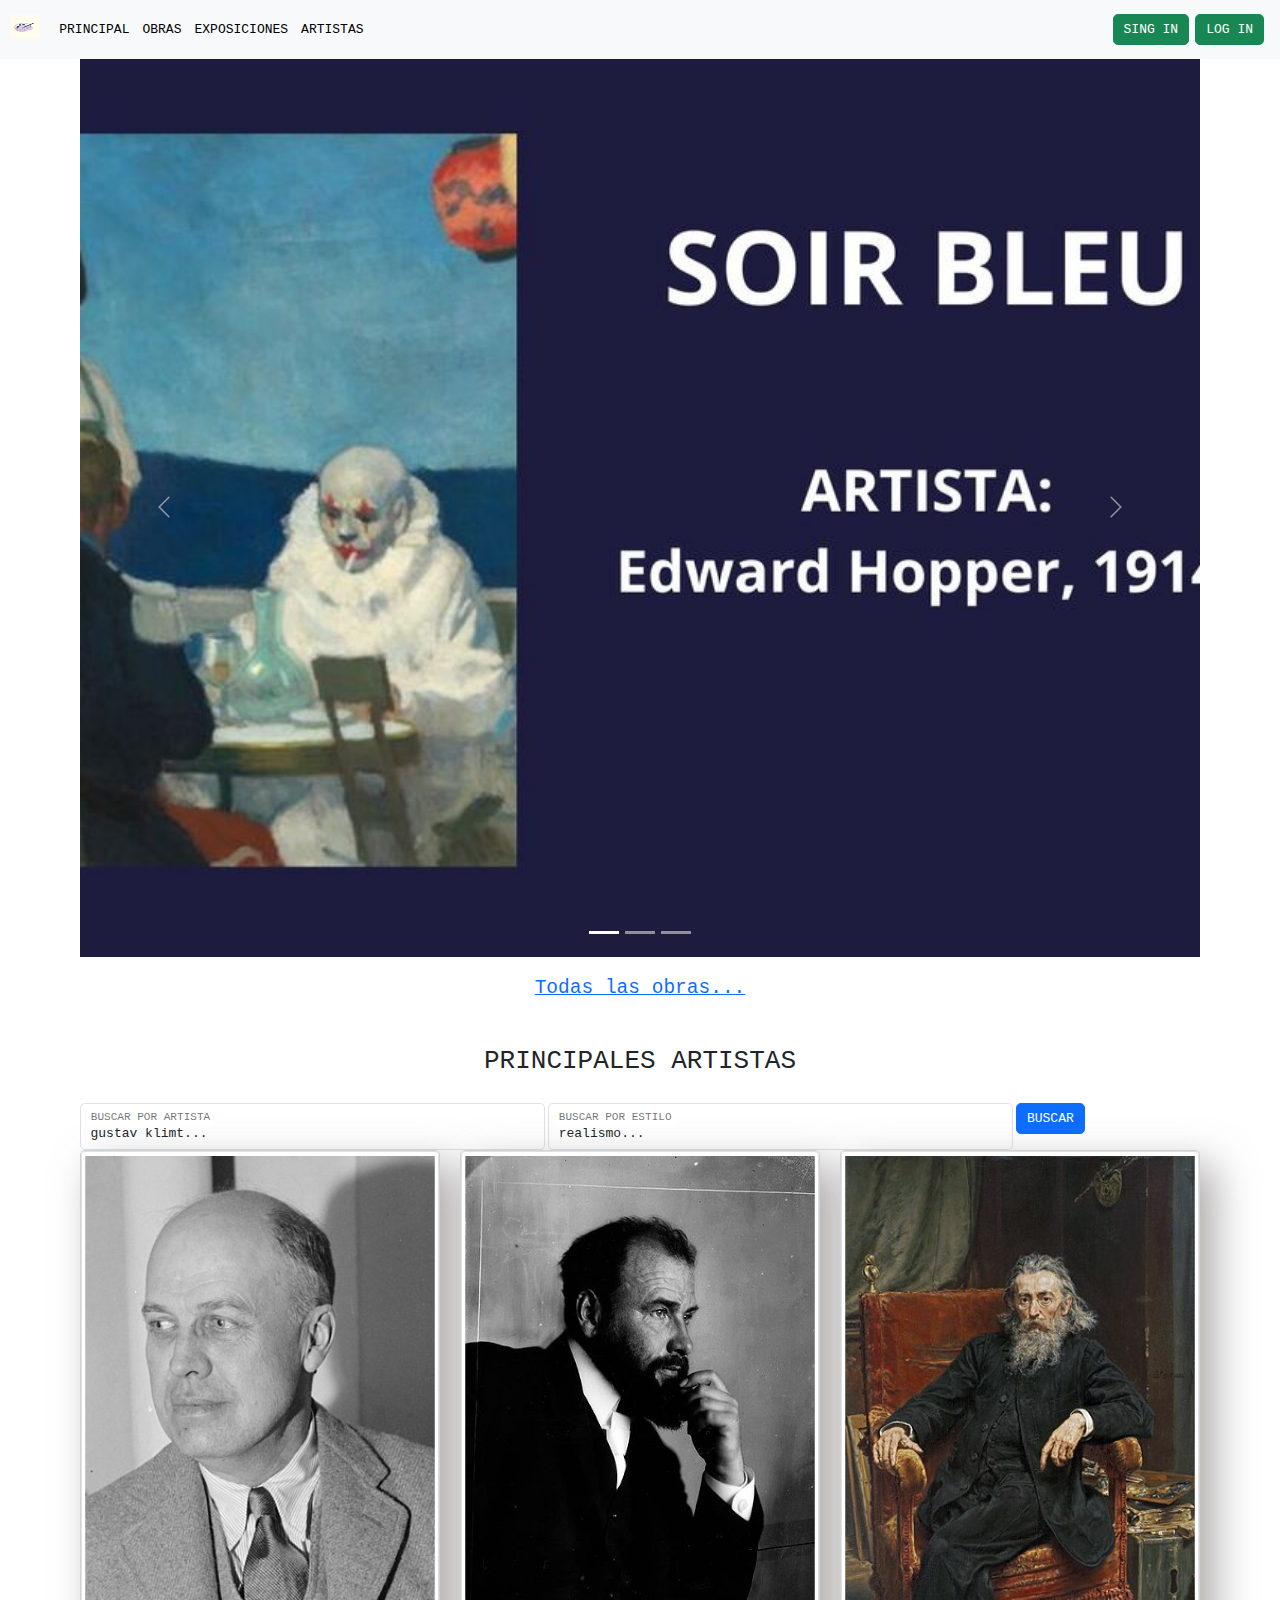
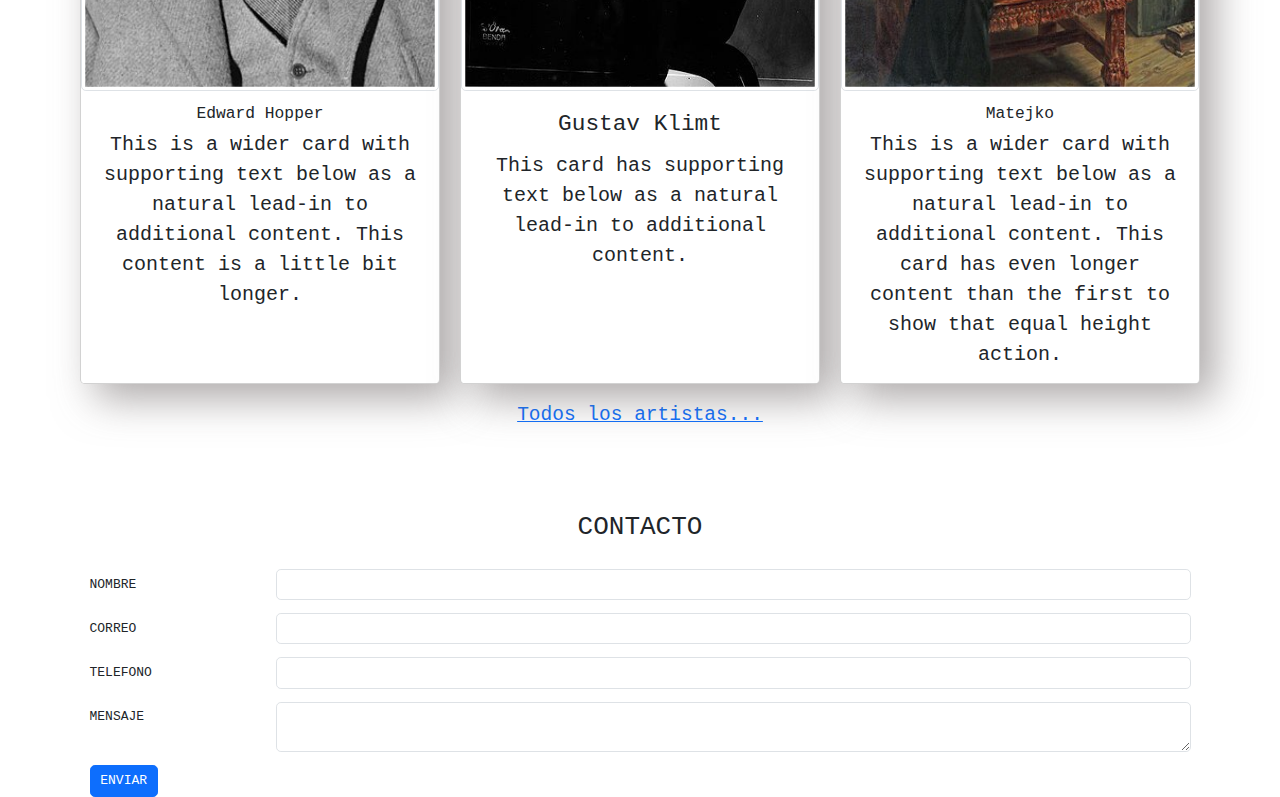
<file: index.html>
<!doctype html>
<html lang="en">
  <head>
    <meta charset="utf-8">
    <meta name="viewport" content="width=device-width, initial-scale=1">
    <title>Galeria</title>
    <link href="https://cdn.jsdelivr.net/npm/bootstrap@5.3.3/dist/css/bootstrap.min.css" rel="stylesheet" integrity="sha384-QWTKZyjpPEjISv5WaRU9OFeRpok6YctnYmDr5pNlyT2bRjXh0JMhjY6hW+ALEwIH" 
    crossorigin="anonymous">
    <link rel="stylesheet" href="style.css" rel="stylesheet" type="text/css" >
  </head>
  <body>

    <!-- ==============================================================NAVBAR============================================================= -->
      <nav class="navbar navbar-expand-lg navbar-light bg-light fixed-top ">
        <div class="container-fluid">
          <a class="logo1 navbar-brand" href="#">
            <img width="30" height="24" class="d-inline-block align-text-top" src="/pictures/logo.jpg" alt="logo">
          </a>
          <button class="navbar-toggler" type="button" data-bs-toggle="collapse" data-bs-target="#navbarSupportedContent" aria-controls="navbarSupportedContent" aria-expanded="false" aria-label="Toggle navigation">
            <span class="navbar-toggler-icon"></span>
          </button>
          <div class="collapse navbar-collapse" id="navbarSupportedContent">
            <ul class="navbar-nav me-auto mb-2 mb-lg-0">
              <li class="nav-item">
                <a class="nav-link active" aria-current="page" href="#">PRINCIPAL</a>
              </li>
              <li class="nav-item">
                <a class="nav-link active" aria-current="page" href="#">OBRAS</a>
              </li>
              <li class="nav-item">
                <a class="nav-link active" aria-current="page" href="#">EXPOSICIONES</a>
              </li>
              <li class="nav-item">
                <a class="nav-link active" aria-current="page" href="#">ARTISTAS</a>
              </li>
            </ul>
            <form class="d-flex ms-auto" role="search">
              <button class="btn btn-success me-2" type="submit">SING IN</button>
              <a class="btn btn-success me-2 " href="/index2.html">LOG IN</a>
            </form>
          </div>
        </div>
      </nav>

      <!-- ===========================================================TITULO=========================================================== -->
      <br>
      <div class="container-fluid">
          <h2 class="text-center">PRINCIPALES OBRAS</h2>
      </div>

      <!-- ===========================================================CAROUSEL=========================================================== -->

      <div class="container">
      <div id="carouselExampleIndicators" class="carousel slide">
        <div class="carousel-indicators">
          <button type="button" data-bs-target="#carouselExampleIndicators" data-bs-slide-to="0" class="active" aria-current="true" aria-label="Slide 1"></button>
          <button type="button" data-bs-target="#carouselExampleIndicators" data-bs-slide-to="1" aria-label="Slide 2"></button>
          <button type="button" data-bs-target="#carouselExampleIndicators" data-bs-slide-to="2" aria-label="Slide 3"></button>
        </div>
        <div class="carousel-inner">
          <div class="carousel-item active">
            <img src="/pictures/Edward Hopper, Soir Bleu, 1914.jpg" class="d-block w-100 carousel-img" alt="...">
          </div>
          <div class="carousel-item">
            <img src="/pictures/el beso.jpg" class="d-block w-100 carousel-img" alt="...">
          </div>
          <div class="carousel-item">
            <img src="/pictures/History of the Medieval Jester.jpg" class="d-block w-100 carousel-img" alt="...">
          </div>
        </div>
        <button class="carousel-control-prev" type="button" data-bs-target="#carouselExampleIndicators" data-bs-slide="prev">
          <span class="carousel-control-prev-icon" aria-hidden="true"></span>
          <span class="visually-hidden">Previous</span>
        </button>
        <button class="carousel-control-next" type="button" data-bs-target="#carouselExampleIndicators" data-bs-slide="next">
          <span class="carousel-control-next-icon" aria-hidden="true"></span>
          <span class="visually-hidden">Next</span>
        </button>
      </div>
      <br>
      <div class="container-fluid">
        <h4 class="text-center"><a href="/todasLasObras.html">Todas las obras...</a></h4>
      </div>
    </div>

      <!-- ===========================================================TITULO=========================================================== -->
      <br>
      <br>
      <div class="container">
      <div class="container-fluid">
        <h2 class="text-center">PRINCIPALES ARTISTAS</h2>
      </div>
      <br>

 <!-- ===========================================================Cartas de artistas=========================================================== -->

 <div class="row g-1">
  <div class="col-5">
    <div class="form-floating">
      <input type="email" class="form-control" id="floatingInputGrid" placeholder="gustav klimt..." value="gustav klimt...">
      <label for="floatingInputGrid">BUSCAR POR ARTISTA</label>
    </div>
  </div>
  <div class="col-5">
    <div class="form-floating">
      <input type="email" class="form-control" id="floatingInputGrid" placeholder="realismo..." value="realismo...">
      <label for="floatingInputGrid">BUSCAR POR ESTILO</label>
    </div>
  </div>
  <div class="col-2">
    <div class="form-floating">
      <div class="col-auto">
        <button type="submit" class="btn btn-primary">BUSCAR</button>
      </div>

    </div>
  </div>
</div>

      <div class="row row-cols-1 row-cols-md-3 g-4">
        <div class="col">
          <div class="card text-center h-100">
            <img src="pictures/Edward_Hopper.jpg" class="card-img-top img-thumbnail " alt="...">
            <div class="card-body">
              <h5 class="card-title">Edward Hopper</h5>
              <p class="card-text">This is a wider card with supporting text below as a natural lead-in to additional content. This content is a little bit longer.</p>
            </div>

          </div>
        </div>
        <div class="col">
          <div class="card text-center h-100">
            <img src="/pictures/gustav_klimt.jpg" class="card-img-top img-thumbnail" alt="...">
            <div class="card-body">
              <h3 class="card-title py-2">Gustav Klimt</h3>
              <p class="card-text">This card has supporting text below as a natural lead-in to additional content.</p>
            </div>

          </div>
        </div>
        <div class="col">
          <div class="card text-center h-100">
            <img src="/pictures/Matejko_Self-portrait.jpg" class="card-img-top img-thumbnail" alt="...">
            <div class="card-body">
              <h5 class="card-title">Matejko </h5>
              <p class="card-text">This is a wider card with supporting text below as a natural lead-in to additional content. This card has even longer content than the first to show that equal height action.</p>
            </div>
          </div>
        </div>
      </div>
    </div>
    <br>
    <div class="container-fluid">
      <h4 class="text-center"><a href="#">Todos los artistas...</a></h4>
    </div>
    <br>
    <br>

 <!-- ===========================================================Seccion de contacto=========================================================== -->

 <br>
 <br>
 <div class="container">
 <div class="container-fluid">
   <h2 class="text-center">CONTACTO</h2>
 </div>
 <br>

 <div class="container">
  <form>
    <div class="row mb-3">
      <label for="inputEmail3" class="col-sm-2 col-form-label">NOMBRE</label>
      <div class="col-sm-10">
        <input type="email" class="form-control" id="inputEmail3">
      </div>
    </div>
    <div class="row mb-3">
      <label for="inputPassword3" class="col-sm-2 col-form-label">CORREO</label>
      <div class="col-sm-10">
        <input type="password" class="form-control" id="inputPassword3">
      </div>
    </div>
    <div class="row mb-3">
      <label for="inputPassword3" class="col-sm-2 col-form-label">TELEFONO</label>
      <div class="col-sm-10">
        <input type="password" class="form-control" id="inputPassword3">
      </div>
    </div>
    <div class="row mb-3">
      <label for="inputPassword3" class="col-sm-2 col-form-label">MENSAJE</label>
      <div class="col-sm-10">
        <!-- <input type="password" class="form-control" id="inputPassword3"> -->
        <textarea name="mensage" id="inputPassword3" class="form-control"></textarea>
      </div>
    </div>

    <button type="submit" class="btn btn-primary">ENVIAR</button>
  </form>
 </div>
    <script src="https://cdn.jsdelivr.net/npm/bootstrap@5.3.3/dist/js/bootstrap.bundle.min.js" integrity="sha384-YvpcrYf0tY3lHB60NNkmXc5s9fDVZLESaAA55NDzOxhy9GkcIdslK1eN7N6jIeHz" crossorigin="anonymous"></script>
  </body>
</html>



              <!-- <li class="nav-item dropdown">
                <a class="nav-link dropdown-toggle" href="#" role="button" data-bs-toggle="dropdown" aria-expanded="false">
                  Dropdown
                </a>
                <ul class="dropdown-menu">
                  <li><a class="dropdown-item" href="#">Action</a></li>
                  <li><a class="dropdown-item" href="#">Another action</a></li>
                  <li><hr class="dropdown-divider"></li>
                  <li><a class="dropdown-item" href="#">Something else here</a></li>
                </ul>
              </li> -->
</file>
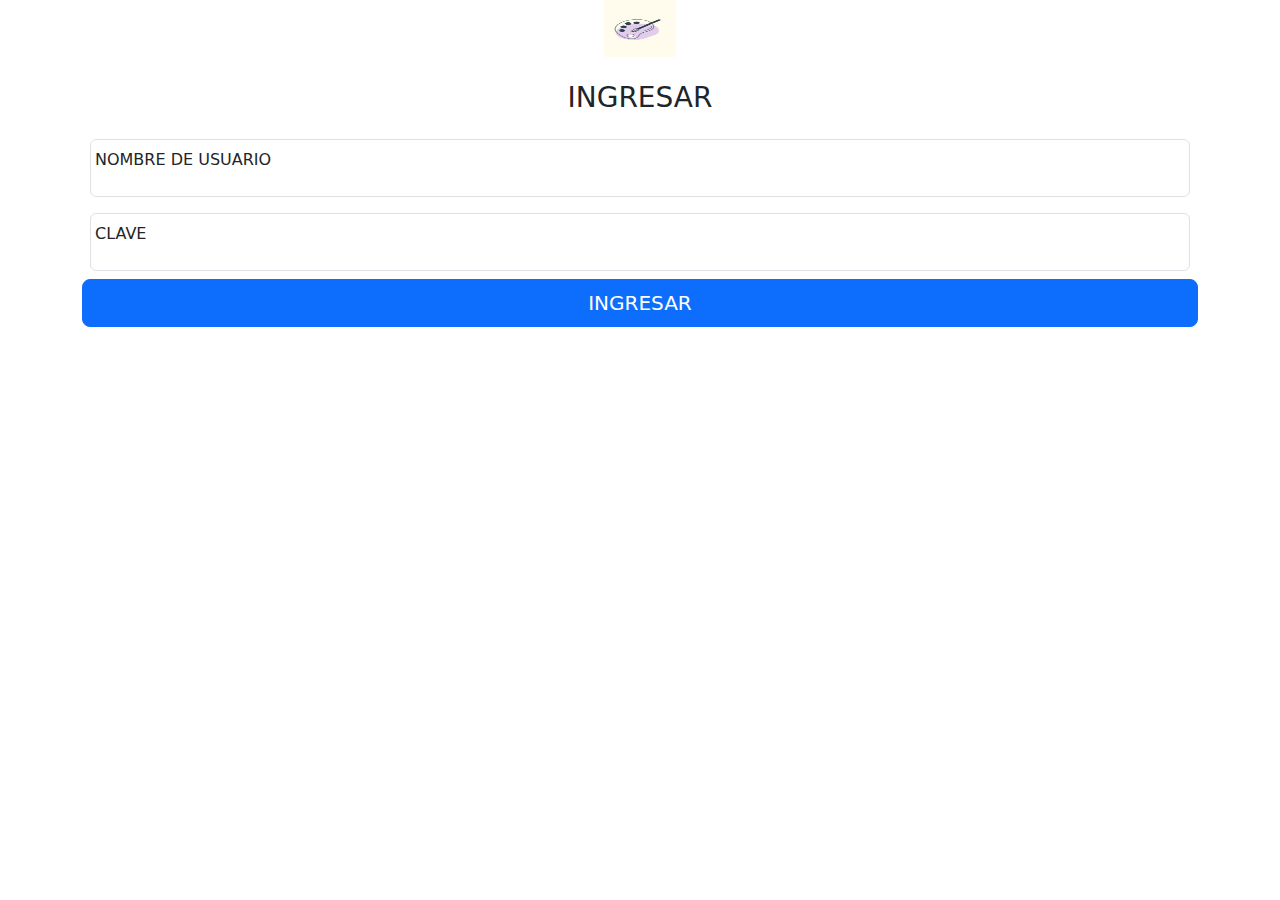
<file: login.html>
<!doctype html>
<html lang="en">
  <head>
    <meta charset="utf-8">
    <meta name="viewport" content="width=device-width, initial-scale=1">
    <title>LogIn</title>
    <link href="https://cdn.jsdelivr.net/npm/bootstrap@5.3.3/dist/css/bootstrap.min.css" rel="stylesheet" integrity="sha384-QWTKZyjpPEjISv5WaRU9OFeRpok6YctnYmDr5pNlyT2bRjXh0JMhjY6hW+ALEwIH" crossorigin="anonymous">
  </head>
  <body class="text-center">

    <div class="container">
      <form id="loginForm">
        <img class="mb-4" src="/pictures/logo.jpg" alt="" width="72" height="57">
        <h1 class="h3 mb-3 fw-normal">INGRESAR</h1>
        <div class="form-floating p-2">
          <input type="text" class="form-control" id="username" placeholder="name@example.com">
          <label for="username">NOMBRE DE USUARIO</label>
        </div>
        <div class="form-floating p-2 ">
          <input type="password" class="form-control" id="password" placeholder="Password">
          <label for="password">CLAVE</label>
        </div>
        <button class="w-100 btn btn-lg btn-primary p-2" type="submit">INGRESAR</button>
      </form>
    </div>


   <!-- Agrego JQuery -->
   <script src="https://code.jquery.com/jquery-3.6.0.min.js"></script>
   <script src="https://cdn.jsdelivr.net/npm/bootstrap@5.3.3/dist/js/bootstrap.bundle.min.js" integrity="sha384-YvpcrYf0tY3lHB60NNkmXc5s9fDVZLESaAA55NDzOxhy9GkcIdslK1eN7N6jIeHz" crossorigin="anonymous"></script>
   <script src="script.js"></script>
   <script src="datosLocalStorage.js"></script>

  </body>
</html>
</file>
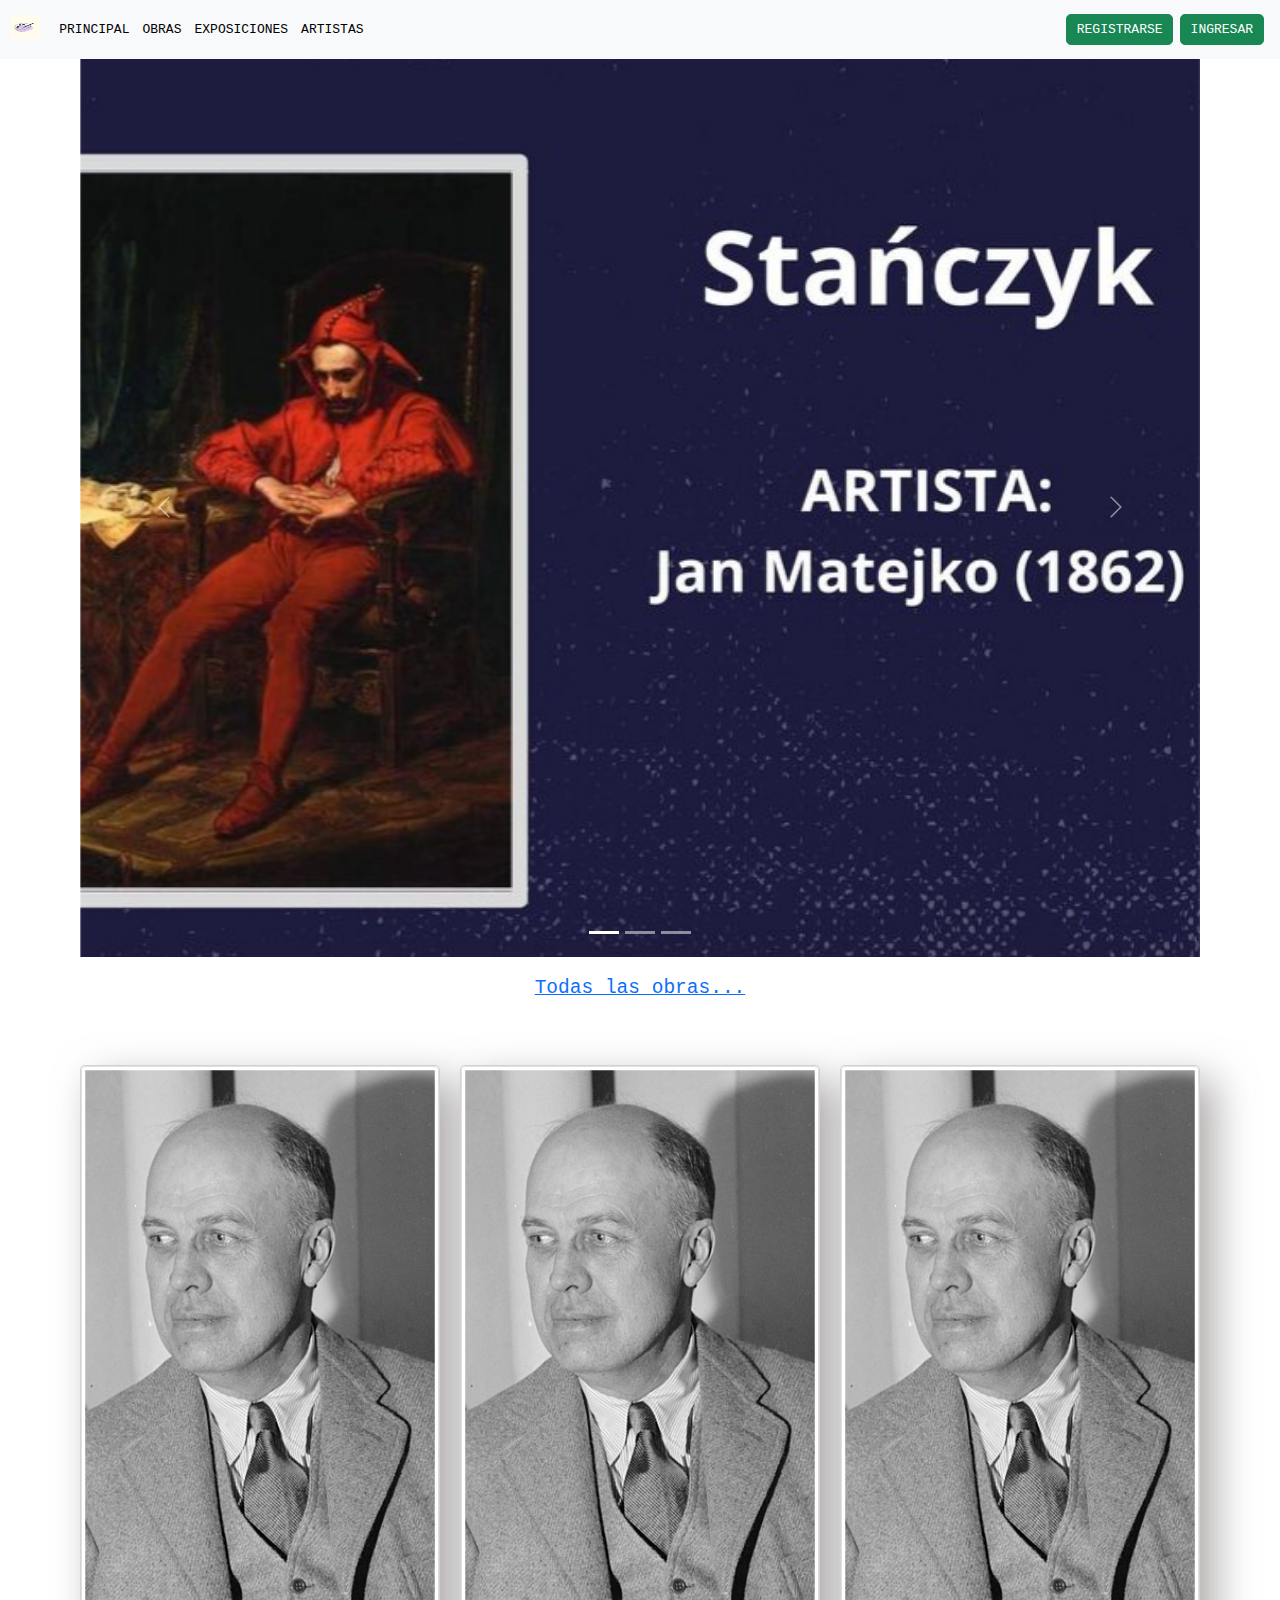
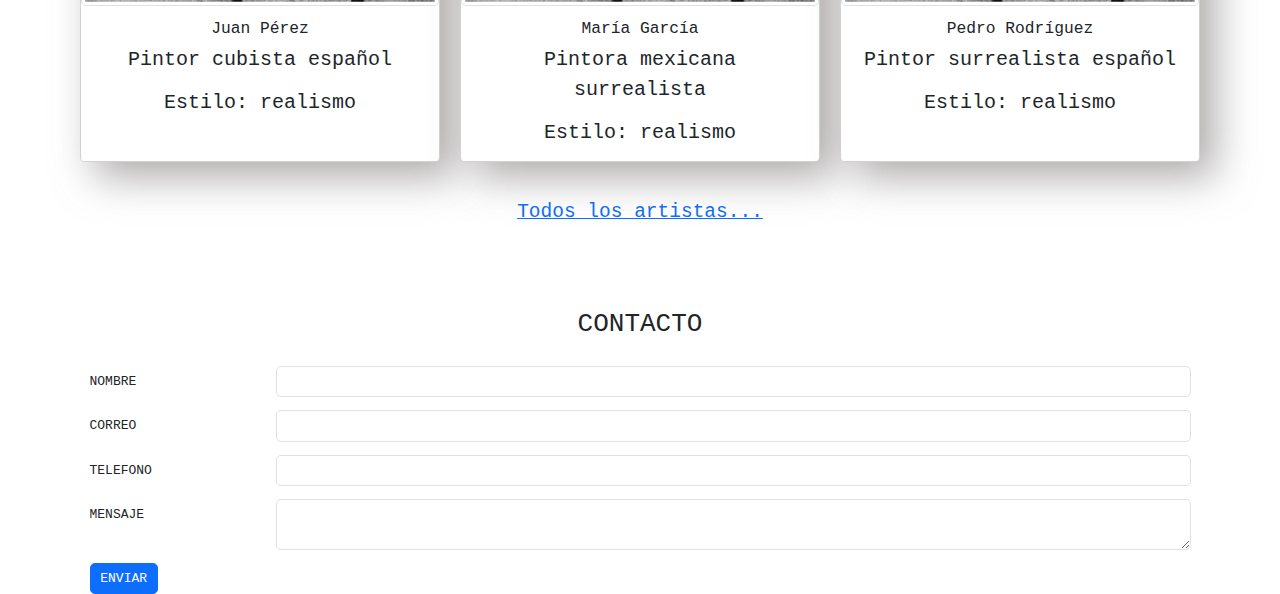
<file: newIndex.html>
<!doctype html>
<html lang="en">
  <head>
    <meta charset="utf-8">
    <meta name="viewport" content="width=device-width, initial-scale=1">
    <!-- Nombre de la pagina -->
    <title>Galeria</title>
    <!-- Agrego Bootsstrap -->
    <link href="https://cdn.jsdelivr.net/npm/bootstrap@5.3.3/dist/css/bootstrap.min.css" rel="stylesheet" integrity="sha384-QWTKZyjpPEjISv5WaRU9OFeRpok6YctnYmDr5pNlyT2bRjXh0JMhjY6hW+ALEwIH" 
    crossorigin="anonymous">
    <link rel="stylesheet" href="style.css" rel="stylesheet" type="text/css" >
  </head>
  <body>

<!-- ==============================================================NAVBAR============================================================= -->
<nav class="navbar navbar-expand-lg navbar-light bg-light fixed-top">
  <div class="container-fluid">
    <a class="logo1 navbar-brand" href="#">
      <img width="30" height="24" class="d-inline-block align-text-top" src="/pictures/logo.jpg" alt="logo">
    </a>
    <button class="navbar-toggler" type="button" data-bs-toggle="collapse" data-bs-target="#navbarSupportedContent" aria-controls="navbarSupportedContent" aria-expanded="false" aria-label="Toggle navigation">
      <span class="navbar-toggler-icon"></span>
    </button>
    <div class="collapse navbar-collapse" id="navbarSupportedContent">
      <ul class="navbar-nav me-auto mb-2 mb-lg-0">
        <li class="nav-item">
          <a class="nav-link active" aria-current="page" href="newIndex.html">PRINCIPAL</a>
        </li>
        <li class="nav-item">
          <a class="nav-link active" aria-current="page" href="#">OBRAS</a>
        </li>
        <li class="nav-item">
          <a class="nav-link active" aria-current="page" href="#">EXPOSICIONES</a>
        </li>
        <li class="nav-item">
          <a class="nav-link active" aria-current="page" href="autores.html">ARTISTAS</a>
        </li>
      </ul>
      <div class="d-flex ms-auto" id="navbarItems"></div>
    </div>
  </div>
</nav>
<!-- ==============================================================NAVBAR============================================================= -->
<!-- ==============================================================TITULO============================================================= -->

<br>
<div class="container-fluid">
  <h2 class="text-center">PRINCIPALES OBRAS</h2>
</div>
<!-- ==============================================================TITULO============================================================= -->




<div class="container">
        <div id="carouselExampleIndicators" class="carousel slide">
          <div class="carousel-indicators" id="carouselIndicators"></div>
          <div class="carousel-inner" id="carouselItems"></div>
          <button class="carousel-control-prev" type="button" data-bs-target="#carouselExampleIndicators" data-bs-slide="prev">
            <span class="carousel-control-prev-icon" aria-hidden="true"></span>
            <span class="visually-hidden">Previous</span>
          </button>
          <button class="carousel-control-next" type="button" data-bs-target="#carouselExampleIndicators" data-bs-slide="next">
            <span class="carousel-control-next-icon" aria-hidden="true"></span>
            <span class="visually-hidden">Next</span>
          </button>
        </div>
        <br>
        <div class="container-fluid">
          <h4 class="text-center"><a href="/todasLasObras.html">Todas las obras...</a></h4>
        </div>
      </div>
      <br>

<!-- ==============================================================BUSCADOR============================================================= -->


<!-- ==============================================================CARSDS============================================================= -->
      


    <div class="container my-5">
      <div class="row" id="cardContainer"></div>
    </div>

    <div class="container-fluid">
      <h4 class="text-center"><a href="autores.html">Todos los artistas...</a></h4>
    </div>
    <br>
    <br>

    <br>
    <br>
    <div class="container">
    <div class="container-fluid">
      <h2 class="text-center">CONTACTO</h2>
    </div>
    <br>
   
    <div class="container">
     <form>
       <div class="row mb-3">
         <label for="inputEmail3" class="col-sm-2 col-form-label">NOMBRE</label>
         <div class="col-sm-10">
           <input type="email" class="form-control" id="inputEmail3">
         </div>
       </div>
       <div class="row mb-3">
         <label for="inputPassword3" class="col-sm-2 col-form-label">CORREO</label>
         <div class="col-sm-10">
           <input type="password" class="form-control" id="inputPassword3">
         </div>
       </div>
       <div class="row mb-3">
         <label for="inputPassword3" class="col-sm-2 col-form-label">TELEFONO</label>
         <div class="col-sm-10">
           <input type="password" class="form-control" id="inputPassword3">
         </div>
       </div>
       <div class="row mb-3">
         <label for="inputPassword3" class="col-sm-2 col-form-label">MENSAJE</label>
         <div class="col-sm-10">
           <!-- <input type="password" class="form-control" id="inputPassword3"> -->
           <textarea name="mensage" id="inputPassword3" class="form-control"></textarea>
         </div>
       </div>
   
       <button type="submit" class="btn btn-primary">ENVIAR</button>
     </form>
    
    <!-- Agrego JQuery -->
    <script src="https://code.jquery.com/jquery-3.6.0.min.js"></script>
    <script src="https://cdn.jsdelivr.net/npm/bootstrap@5.3.3/dist/js/bootstrap.bundle.min.js" integrity="sha384-YvpcrYf0tY3lHB60NNkmXc5s9fDVZLESaAA55NDzOxhy9GkcIdslK1eN7N6jIeHz" crossorigin="anonymous"></script>
    <script src="script.js"></script>
    <script src="datosLocalStorage.js"></script>
  </body>
  </html>
</file>
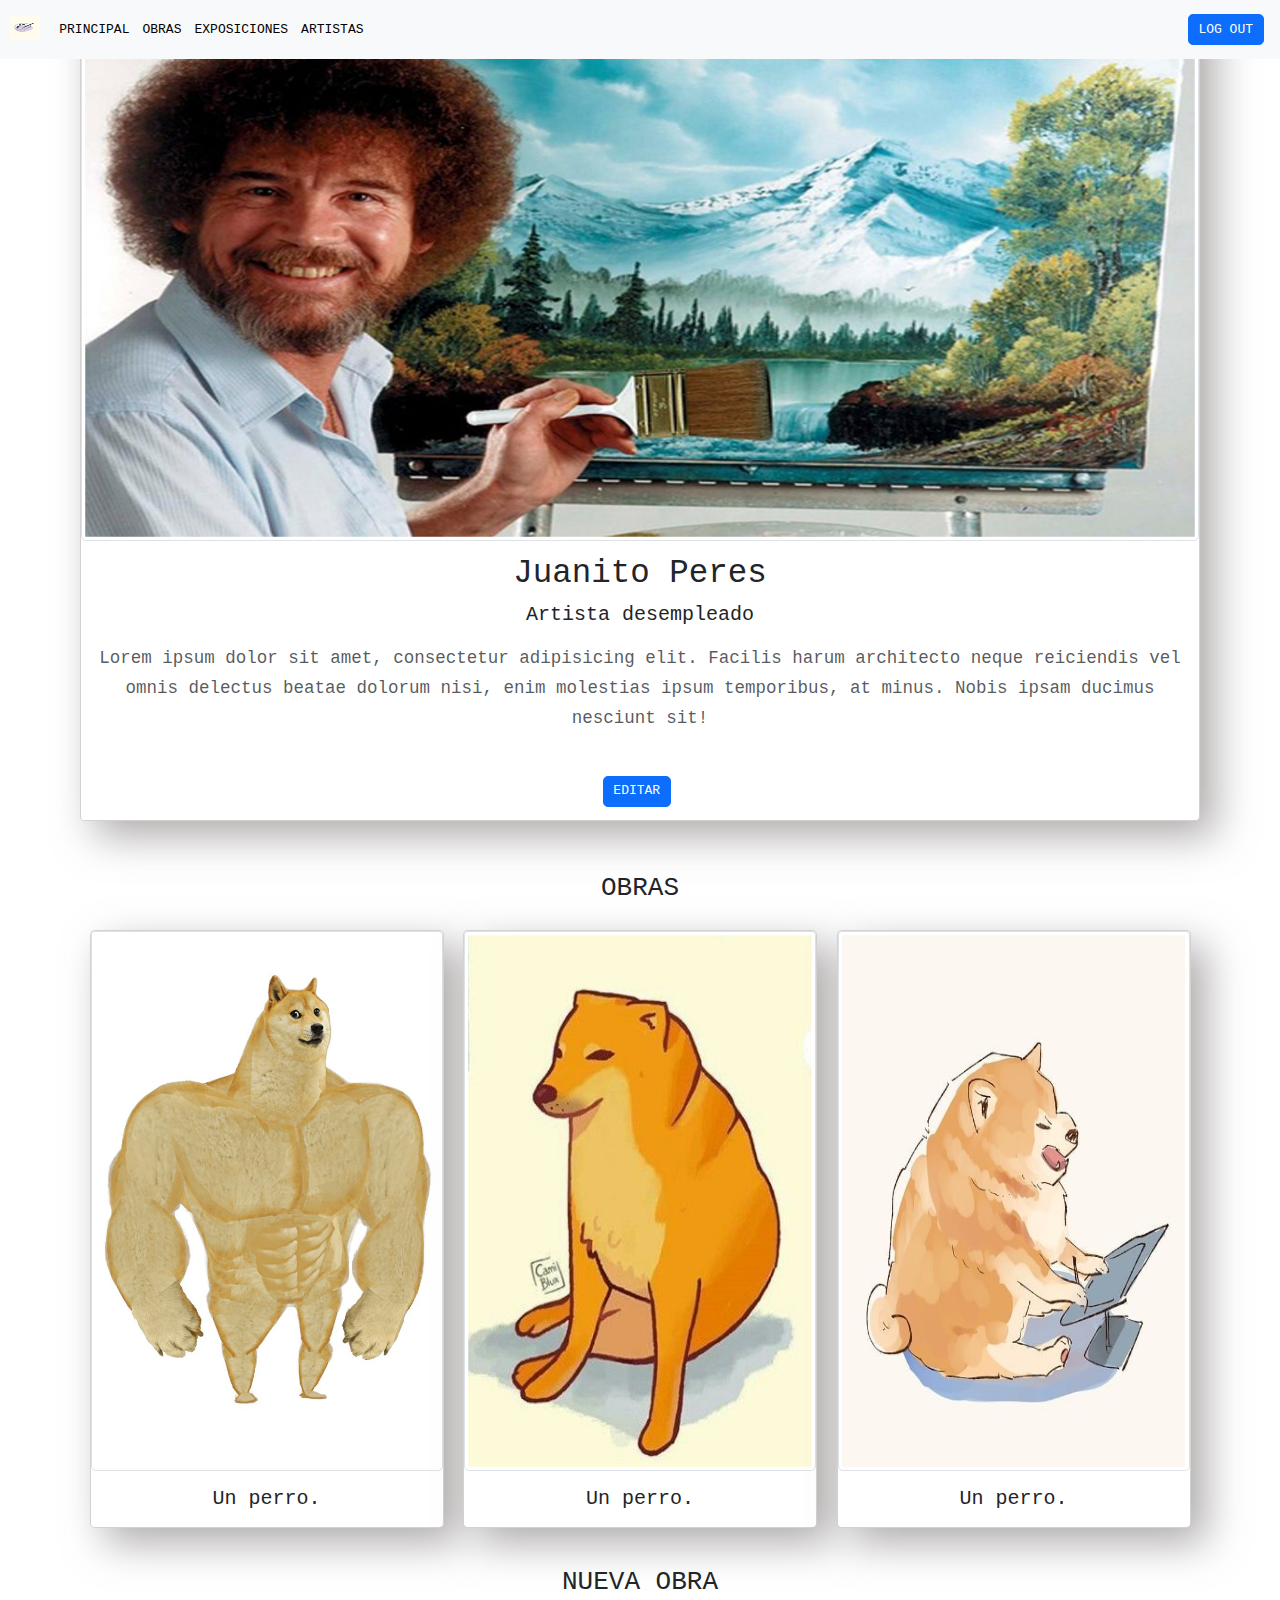
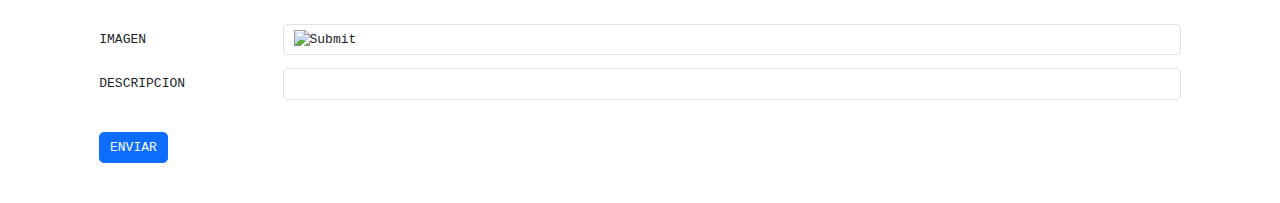
<file: perfil.html>
<!doctype html>
<html lang="en">

<head>
    <meta charset="utf-8">
    <meta name="viewport" content="width=device-width, initial-scale=1">
    <title>Perfil</title>
    <link href="https://cdn.jsdelivr.net/npm/bootstrap@5.3.3/dist/css/bootstrap.min.css" rel="stylesheet"
        integrity="sha384-QWTKZyjpPEjISv5WaRU9OFeRpok6YctnYmDr5pNlyT2bRjXh0JMhjY6hW+ALEwIH" crossorigin="anonymous">
    <link rel="stylesheet" href="style.css" rel="stylesheet" type="text/css">
</head>

<body>

    <!-- ==============================================================NAVBAR============================================================= -->
    <nav class="navbar navbar-expand-lg navbar-light bg-light fixed-top ">
        <div class="container-fluid">
            <a class="logo1 navbar-brand" href="#">
                <img width="30" height="24" class="d-inline-block align-text-top" src="/pictures/logo.jpg" alt="logo">
            </a>
            <button class="navbar-toggler" type="button" data-bs-toggle="collapse"
                data-bs-target="#navbarSupportedContent" aria-controls="navbarSupportedContent" aria-expanded="false"
                aria-label="Toggle navigation">
                <span class="navbar-toggler-icon"></span>
            </button>
            <div class="collapse navbar-collapse" id="navbarSupportedContent">
                <ul class="navbar-nav me-auto mb-2 mb-lg-0">
                    <li class="nav-item">
                        <a class="nav-link active" aria-current="page" href="/index2.html">PRINCIPAL</a>
                    </li>
                    <li class="nav-item">
                        <a class="nav-link active" aria-current="page" href="#">OBRAS</a>
                    </li>
                    <li class="nav-item">
                        <a class="nav-link active" aria-current="page" href="#">EXPOSICIONES</a>
                    </li>
                    <li class="nav-item">
                        <a class="nav-link active" aria-current="page" href="#">ARTISTAS</a>
                    </li>
                </ul>
                <form class="d-flex ms-auto" role="search">
                    <a class="btn btn-primary me-2 " href="/index.html">LOG OUT</a>
                </form>

            </div>
        </div>
    </nav>

    <!-- ==============================================================PERFIL============================================================= -->

    <div class="container">
        <div class="card mb-3 card text-center h-100">
            <img src="/pictures/artista.jpg" class="card-img-top img-thumbnail" alt="...">
            <div class="card-body">
                <h1 class="card-title">Juanito Peres</h1>
                <p class="card-text">Artista desempleado</p>
                <p class="card-text"><small class="text-body-secondary">Lorem ipsum dolor sit amet, consectetur
                        adipisicing elit. Facilis harum architecto neque reiciendis vel omnis delectus beatae dolorum
                        nisi, enim molestias ipsum temporibus, at minus. Nobis ipsam ducimus nesciunt sit!</small></p>
                <br>
                <a class="btn btn-primary me-2 " href="#">EDITAR</a>
            </div>
        </div>


        <!-- ==============================================================titulo============================================================= -->


        <br>
        <br>
        <div class="container">
            <div class="container-fluid">
                <h2 class="text-center">OBRAS</h2>
            </div>
            <br>

            <!-- ==============================================================OBRAS============================================================= -->

            <div class="row row-cols-1 row-cols-md-3 g-4">
                <div class="col">
                    <div class="card text-center h-100">
                        <img src="pictures/chems1.jpg" class="card-img-top img-thumbnail " alt="...">
                        <div class="card-body">
                            <p class="card-text">Un perro.</p>
                        </div>
                    </div>
                </div>
                <div class="col">
                    <div class="card text-center h-100">
                        <img src="pictures/chems2.jpg" class="card-img-top img-thumbnail " alt="...">
                        <div class="card-body">
                            <p class="card-text">Un perro.</p>
                        </div>
                    </div>
                </div>
                <div class="col">
                    <div class="card text-center h-100">
                        <img src="pictures/chems3.jpg" class="card-img-top img-thumbnail " alt="...">
                        <div class="card-body">
                            <p class="card-text">Un perro.</p>
                        </div>
                    </div>
                </div>
            </div>

            <!-- ==============================================================titulo============================================================= -->


            <br>
            <br>
            <div class="container">
                <div class="container-fluid">
                    <h2 class="text-center">NUEVA OBRA</h2>
                </div>
                <br>

                <!-- ==============================================================Subir otro============================================================= -->



                <form action="">
                    <div class="row mb-3">
                        <label for="image" class="col-sm-2 col-form-label">IMAGEN</label>
                        <div class="col-sm-10">
                            <input type="image" class="form-control" id="DESCRIPCION">
                        </div>
                    </div>
                    <div class="row mb-3">
                        <label for="DESCRIPCION" class="col-sm-2 col-form-label">DESCRIPCION</label>
                        <div class="col-sm-10">
                            <input type="text" class="form-control" id="DESCRIPCION">
                        </div>
                    </div>
                    <br>
                    <button type="submit" class="btn btn-primary">ENVIAR</button>
                </form>
                <br>
                <br>












            </div>


            <script src="https://cdn.jsdelivr.net/npm/bootstrap@5.3.3/dist/js/bootstrap.bundle.min.js"
                integrity="sha384-YvpcrYf0tY3lHB60NNkmXc5s9fDVZLESaAA55NDzOxhy9GkcIdslK1eN7N6jIeHz"
                crossorigin="anonymous"></script>
</body>

</html>
</file>
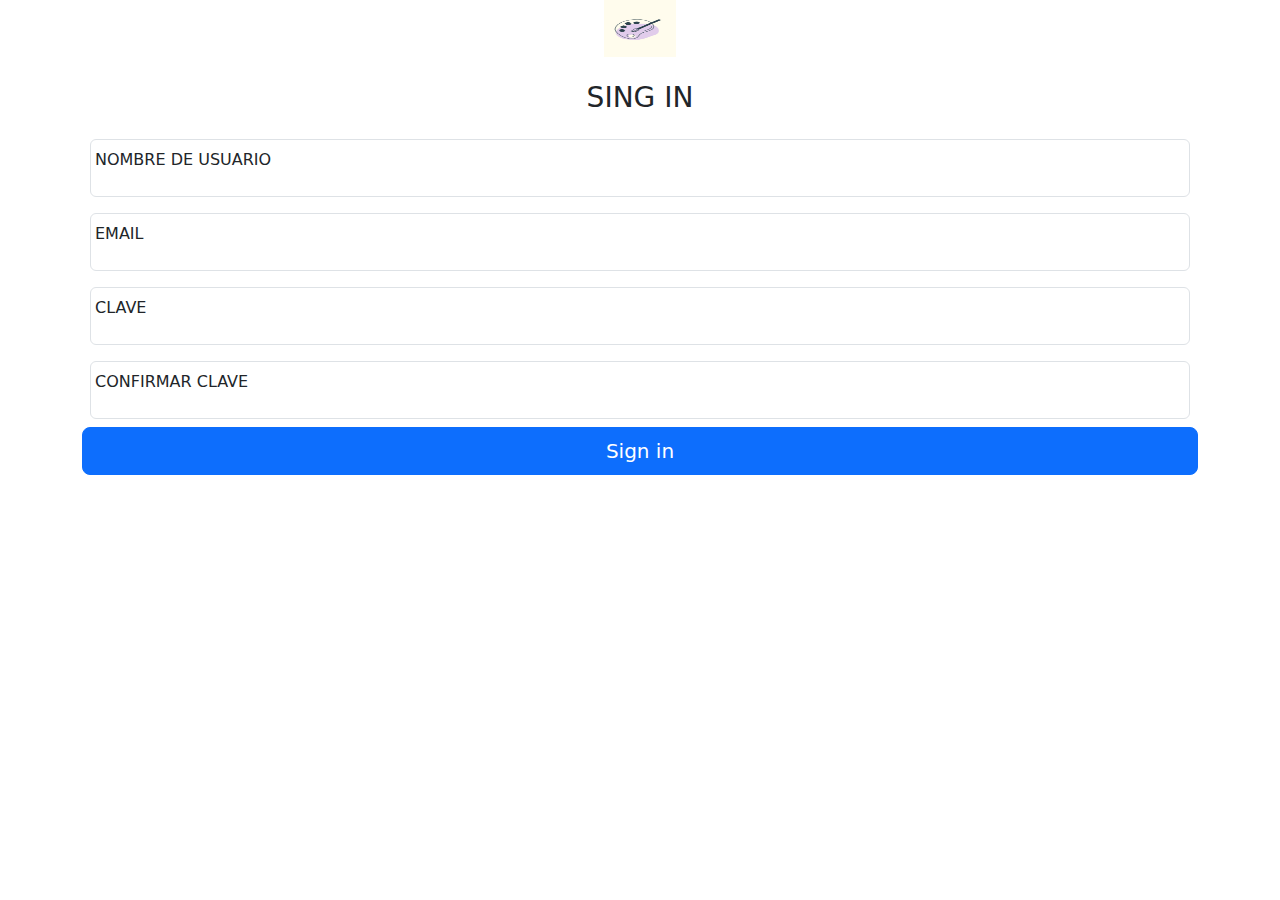
<file: singin.html>
<!doctype html>
<html lang="en">
  <head>
    <meta charset="utf-8">
    <meta name="viewport" content="width=device-width, initial-scale=1">
    <title>SingIn <INput:b></INput:b></title>
    <link href="https://cdn.jsdelivr.net/npm/bootstrap@5.3.3/dist/css/bootstrap.min.css" rel="stylesheet" integrity="sha384-QWTKZyjpPEjISv5WaRU9OFeRpok6YctnYmDr5pNlyT2bRjXh0JMhjY6hW+ALEwIH" crossorigin="anonymous">
  </head>
  <body class="text-center">
    <div class="container">


    <form>
      <img class="mb-4" src="/pictures/logo.jpg" alt="" width="72" height="57">
      <h1 class="h3 mb-3 fw-normal">SING IN</h1>
  
      <div class="form-floating p-2">
        <input type="text" class="form-control" id="floatingInput" placeholder="name@example.com">
        <label for="floatingInput">NOMBRE DE USUARIO</label>
      </div>
      <div class="form-floating p-2">
        <input type="email" class="form-control" id="floatingInput" placeholder="name@example.com">
        <label for="floatingInput">EMAIL</label>
      </div>
      <div class="form-floating p-2 ">
        <input type="password" class="form-control" id="floatingPassword" placeholder="Password">
        <label for="floatingPassword">CLAVE</label>
      </div>
      <div class="form-floating p-2 ">
        <input type="password" class="form-control" id="floatingPassword" placeholder="Password">
        <label for="floatingPassword">CONFIRMAR CLAVE</label>
      </div>
      <button class="w-100 btn btn-lg btn-primary p-2" type="submit">Sign in</button>

    </form>
  </div>

  </body>

  
</html>
</file>
<file: style.css>
/* .logo{
    height: 5%;
    width: 5%;
    padding: 0%;

} */

/* .card-img-top{
    height: 40%;
    width: 30%;
} */

*{
    font-family: monospace;
}

body{
    /* background: rgb(34,193,195);
    background: linear-gradient(0deg, rgba(34,193,195,1) 0%, rgba(253,187,45,1) 100%); */
    background: f1fbff;
}

.carousel-img {
    object-fit: cover;
     height: 600px; /* Establece la altura deseada para las imágenes */
    width: 100%; /* Ajusta el ancho al 100% del contenedor */
  }

.section-padding{
    padding: 100px 0;
}

.navbar-light .navbar-brand{
    color: #000;
    font-size: 25px;
    text-transform: uppercase;
    font-weight: 700;
    letter-spacing: 2px;
}   
.navbar-light .navbar-brand:focus,
.navbar-light .navbar-brand:hover{
    color: #000;
}

.navbar-light .navbar-nav .navbar-link{
    color: #000;
}

.w-100{
    height: 100vh;
}

.card-img-top {
    height: 60vh;
}
.card-body{
    font-size: 20px;
}

.card{
    box-shadow: 15px 15px 40px #6e67678e;
}
</file>
